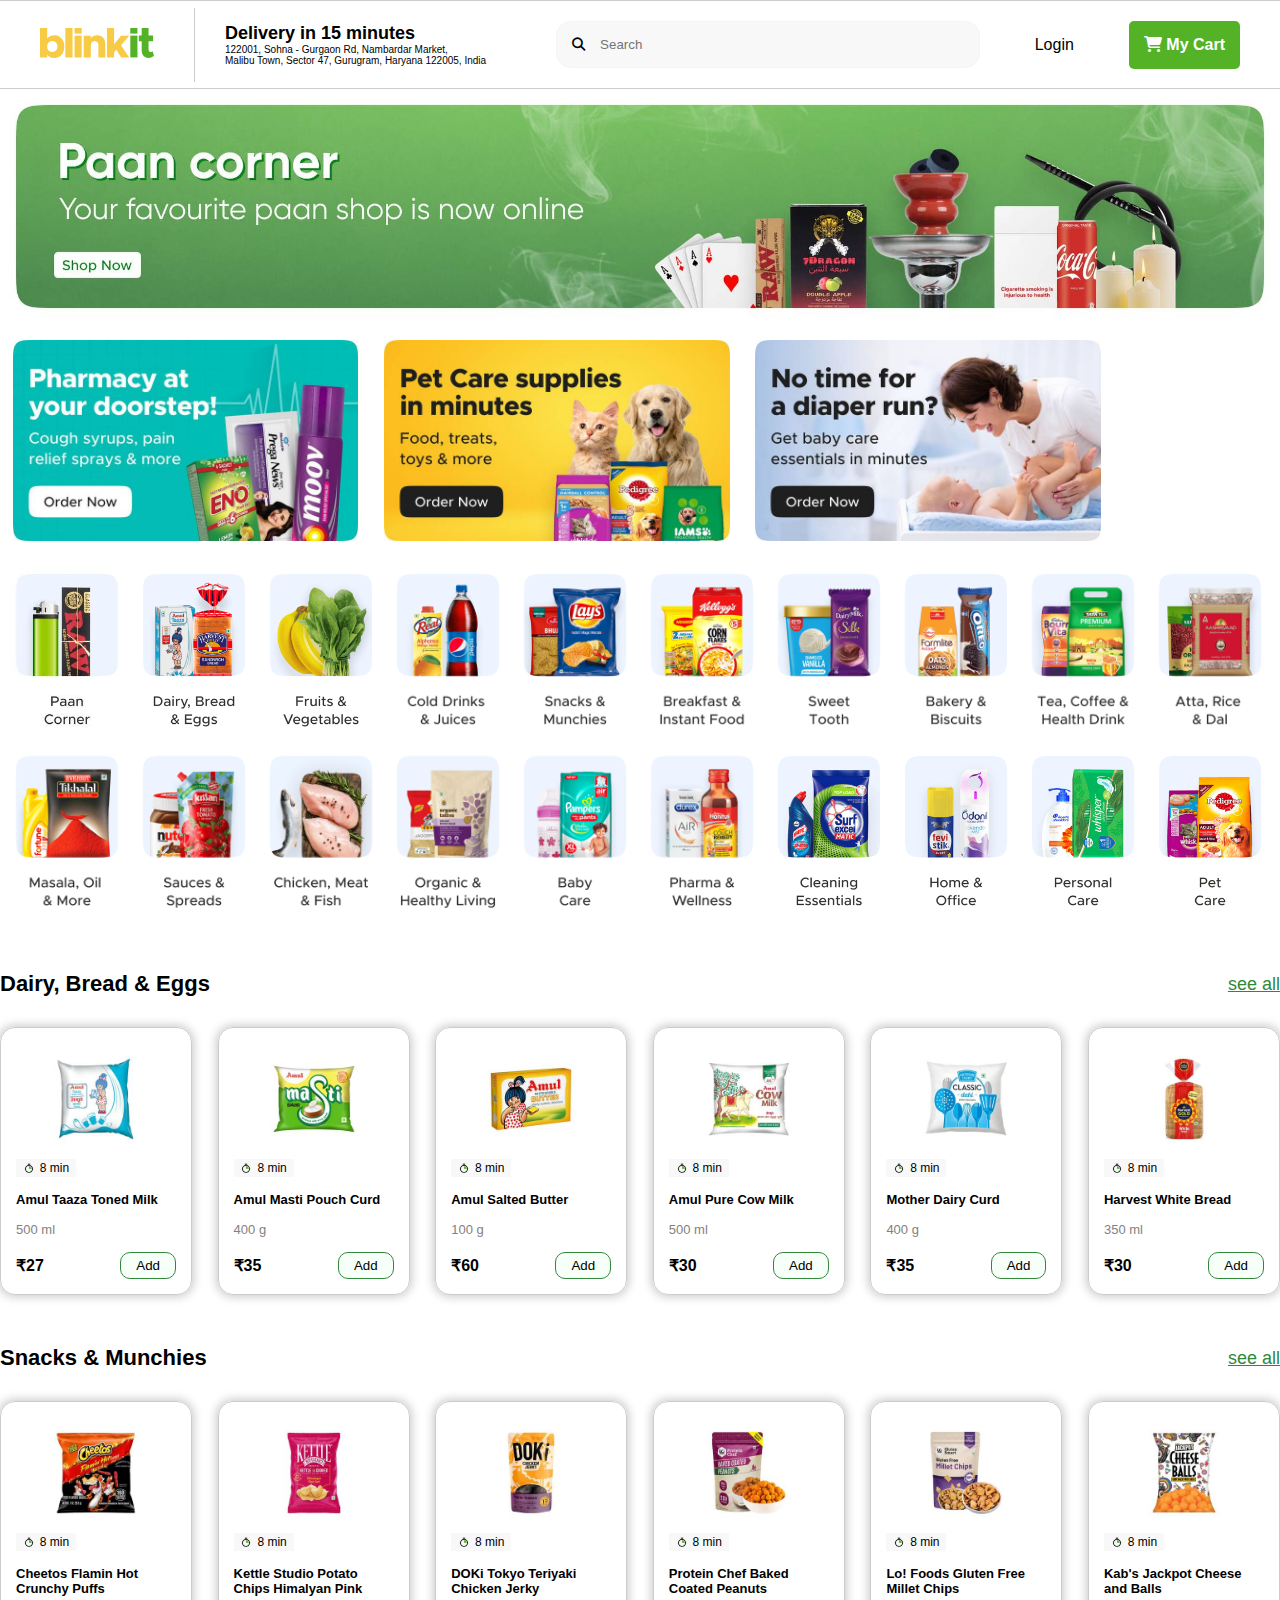
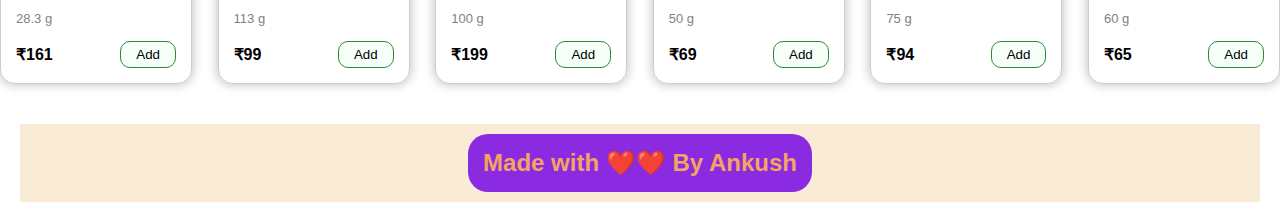
<file: index.html>
<!DOCTYPE html>
<html lang="en">
<head>
    <meta charset="UTF-8">
    <meta name="viewport" content="width=device-width, initial-scale=1.0">
    <title>BlinkIt</title>
    <link rel="icon" type="image/x-icon" href="images/logo2.jpg">
    <!-- linking the font-awsome font through the cdnjs -->
    <link rel="stylesheet" href="https://cdnjs.cloudflare.com/ajax/libs/font-awesome/6.7.2/css/all.min.css">
    <link rel="stylesheet" href="css/style.css">
    <link rel="stylesheet" href="css/media.css">
</head>
<body>
    <!--Header will divided into 3 parts which include the logo +
     address, search-box, login + myCart-->
    <header>
        <!-----------Header Left section ------------>
        <div class="headerLeft">
            <!--Blinit logo through SVG-->
            <div class="logo">
                <a href="#">
                <svg width="134" height="30" viewBox="0 0 114 30" fill="none" xmlns="http://www.w3.org/2000/svg">
                    <path d="M14.3342 7.186C16.2619 7.186 17.9832 7.66644 19.4978 8.62732C21.0262 9.57447 22.2242 10.9197 23.0917 12.663C23.9316 
                    14.3377 24.3516 16.3075 24.3516 18.5724C24.3516 20.7687 23.9316 22.7316 23.0917 24.4612C22.2517 26.1908 21.0675 27.5429 19.5391 
                    28.5175C17.9969 29.5058 16.2619 30 14.3342 30C12.9297 30 11.6078 29.7117 10.3685 29.1352C9.12927 28.5587 8.06901 27.7488 7.18775 
                    26.7056V29.4852H0V0H7.18775V10.4598C8.06901 9.41661 9.12927 8.61359 10.3685 8.05079C11.6078 7.47426 12.9297 7.186 14.3342 7.186ZM12.1861 
                    24.0494C13.2051 24.0494 14.1139 23.8161 14.9125 23.3493C15.7112 22.8826 16.3377 22.2306 16.7921 21.3933C17.2465 20.5697 17.4737 19.6294 
                    17.4737 18.5724C17.4737 17.5429 17.2465 16.6095 16.7921 15.7721C16.3377 14.9348 15.7112 14.2828 14.9125 13.8161C14.1139 13.3493 13.2051 
                    13.116 12.1861 13.116C11.2223 13.116 10.3617 13.3493 9.60432 13.8161C8.84699 14.269 8.2549 14.9073 7.82804 15.731C7.40118 16.5683 7.18775 
                    17.5154 7.18775 18.5724C7.18775 19.6294 7.40118 20.5765 7.82804 21.4139C8.2549 22.2375 8.84699 22.8826 9.60432 23.3493C10.3617 23.8161 
                    11.2223 24.0494 12.1861 24.0494Z" fill="#F8CB46"></path><path d="M25.3356 29.4852V0H32.5233V29.4852H25.3356Z" fill="#F8CB46"></path>
                    <path d="M34.5607 29.4852V7.68016H41.7071V29.4852H34.5607Z" fill="#F8CB46"></path>
                    <path d="M57.2319 7.186C58.7603 7.186 60.1372 7.5429 61.3627 8.25669C62.5882 8.95676 63.5521 9.94509 64.2544 11.2217C64.9291 12.512 65.2664 
                    13.9739 65.2664 15.6074V29.4852H58.4092V17.2135C58.4092 16.4173 58.2508 15.7104 57.9341 15.0927C57.6312 14.4612 57.1974 13.9739 56.6329 
                    13.6307C56.0821 13.2876 55.4349 13.116 54.6914 13.116C53.9891 13.116 53.3419 13.2876 52.7498 13.6307C52.1577 13.9602 51.6965 14.4132 51.366 
                    14.9897C51.0218 15.5388 50.8496 16.1839 50.8496 16.9252L50.8083 29.4852H43.6619V7.68016H50.8083V10.1716C51.483 9.23816 52.3849 8.51064 53.5141 
                    7.98902C54.6432 7.45367 55.8824 7.186 57.2319 7.186Z" fill="#F8CB46"></path><path d="M81.0597 17.2135L89.1769 29.4852H81.0597L76.3091 21.7639L74.1198 
                    24.2965V29.4852H66.932V0H74.1198V16.2869L81.0184 7.68016H89.1356L81.0597 17.2135Z" fill="#F8CB46"></path>
                    <path d="M34.5569 0.00232667H41.7267V5.59207H34.5569V0.00232667Z" fill="#F8CB46"></path><path d="M90.3176 29.4198V7.61479H97.464V29.4198H90.3176Z" 
                    fill="#54B226"></path><path d="M112.575 23.2634L114 27.855C113.353 28.4727 112.534 28.9737 111.542 29.3581C110.564 29.7424 109.607 29.9346 108.671 
                    29.9346C107.322 29.9346 106.117 29.6395 105.057 29.0492C103.996 28.4452 103.17 27.6079 102.578 26.5372C101.986 25.494 101.69 24.2929 101.69 
                    22.9339V13.3183H98.819V7.61479H101.69V0.00241089H108.547V7.61479H113.071V13.3183H108.547V21.6161C108.547 22.3162 108.733 22.8859 109.105 
                    23.3251C109.477 23.7644 109.952 23.984 110.53 23.984C110.943 23.984 111.329 23.9223 111.687 23.7987C112.045 23.6752 112.341 23.4967 112.575 23.2634Z" 
                    fill="#54B226"></path><path d="M90.2609 0.00241089H97.4307V5.59215H90.2609V0.00241089Z" fill="#54B226"></path></svg></a>
            </div>
            <div class="headerAddress">
                <h3>Delivery in 15 minutes</h3>
                <p>122001, Sohna - Gurgaon Rd, Nambardar Market,<br> Malibu Town, Sector 47, Gurugram, Haryana 122005, India</p>
            </div>

            <div class="user">
                <a href="#">
                    <svg width="32" height="32" viewBox="0 0 32 32" fill="none" xmlns="http://www.w3.org/2000/svg"><path fill-rule="evenodd" clip-rule="evenodd" d="M16 5.33317C10.1089 5.33317 5.33329 10.1088 5.33329 15.9998C5.33329 21.8909 10.1089 26.6665 16 26.6665C21.891 26.6665 26.6666 21.8909 26.6666 15.9998C26.6666 10.1088 21.891 5.33317 16 5.33317ZM2.66663 15.9998C2.66663 8.63604 8.63616 2.6665 16 2.6665C23.3638 2.6665 29.3333 8.63604 29.3333 15.9998C29.3333 23.3636 23.3638 29.3332 16 29.3332C8.63616 29.3332 2.66663 23.3636 2.66663 15.9998Z" fill="black"></path><path fill-rule="evenodd" clip-rule="evenodd" d="M16 10.6667C14.5272 10.6667 13.3333 11.8606 13.3333 13.3333C13.3333 14.8061 14.5272 16 16 16C17.4727 16 18.6666 14.8061 18.6666 13.3333C18.6666 11.8606 17.4727 10.6667 16 10.6667ZM10.6666 13.3333C10.6666 10.3878 13.0544 8 16 8C18.9455 8 21.3333 10.3878 21.3333 13.3333C21.3333 16.2789 18.9455 18.6667 16 18.6667C13.0544 18.6667 10.6666 16.2789 10.6666 13.3333Z" fill="black"></path><path fill-rule="evenodd" clip-rule="evenodd" d="M11.2674 23.2783C10.3653 23.6502 9.8256 24.2056 9.46237 25.1467C9.19724 25.8337 8.42539 26.1757 7.73839 25.9106C7.0514 25.6454 6.70941 24.8736 6.97455 24.1866C7.59355 22.5827 8.65364 21.4714 10.2512 20.8129C11.7534 20.1936 13.6722 20 15.9998 20C18.3392 20 20.2689 20.1812 21.775 20.7938C23.3847 21.4487 24.4443 22.5677 25.0551 24.1993C25.3132 24.8889 24.9634 25.6572 24.2737 25.9154C23.5841 26.1735 22.8157 25.8237 22.5576 25.1341C22.199 24.176 21.666 23.6284 20.7702 23.2639C19.7707 22.8573 18.2817 22.6667 15.9998 22.6667C13.7457 22.6667 12.2649 22.8671 11.2674 23.2783Z" fill="black"></path></svg>
                </a>
            </div>
        </div>

        <!-----------Header Middle section ------------>
        <form class="searchBox">
            <button><i class="fa-solid fa-magnifying-glass"></i></button>
            <input type="text" placeholder="Search"/>
        </form>

        <!-----------Header Right section ------------>
        <div class="headerBtn">
            <button>Login</button>
            <button><i class="fa-solid fa-cart-shopping"></i> My Cart</button>
        </div>
    </header>

    <!--Banner section -->
    <section class="bannerSection">
        <img src="images/Group-33704.jpg" alt="">
    </section>

    <!--OrderBanner section -->
    <section class="orderBanner">
        <div class="orderBannerItems">
            <img src="images/pharmacy-WEB.jpg" alt="">
        </div>
        <div class="orderBannerItems">
            <img src="images/Pet-Care_WEB.jpg" alt="">
        </div>
        <div class="orderBannerItems">
            <img src="images/babycare-WEB.jpg" alt="">
        </div>
    </section>

    <!--category section -->
    <section class="categorySection">
        <div class="categoryItems">
            <img src="images/paan-corner_web.jpg" alt="">
        </div>
        <div class="categoryItems">
            <img src="images/Slice-2_10.png" alt="">
        </div>
        <div class="categoryItems">
            <img src="images/Slice-3_9.png" alt="">
        </div>
        <div class="categoryItems">
            <img src="images/Slice-4_9.png" alt="">
        </div>
        <div class="categoryItems">
            <img src="images/Slice-5_4.png" alt="">
        </div>
        <div class="categoryItems">
            <img src="images/Slice-6_5.png" alt="">
        </div>
        <div class="categoryItems">
            <img src="images/Slice-7_3.png" alt="">
        </div>
        <div class="categoryItems">
            <img src="images/Slice-8_4.png" alt="">
        </div>
        <div class="categoryItems">
            <img src="images/Slice-9_3.png" alt="">
        </div>
        <div class="categoryItems">
            <img src="images/Slice-10.png" alt="">
        </div>
        <div class="categoryItems">
            <img src="images/Slice-11.png" alt="">
        </div>
        <div class="categoryItems">
            <img src="images/Slice-12.png" alt="">
        </div>
        <div class="categoryItems">
            <img src="images/Slice-13.png" alt="">
        </div>
        <div class="categoryItems">
            <img src="images/Slice-14.png" alt="">
        </div>
        <div class="categoryItems">
            <img src="images/Slice-15.png" alt="">
        </div>
        <div class="categoryItems">
            <img src="images/Slice-16.png" alt="">
        </div>
        <div class="categoryItems">
            <img src="images/Slice-17.png" alt="">
        </div>
        <div class="categoryItems">
            <img src="images/Slice-18.png" alt="">
        </div>
        <div class="categoryItems">
            <img src="images/Slice-19.png" alt="">
        </div>
        <div class="categoryItems">
            <img src="images/Slice-20.png" alt="">
        </div>
        
    </section> 

    <!--Product section -->

    <section class="productSection">
        <div class="headingRow">
            <h2>Dairy, Bread & Eggs </h2>
            <a href="">see all</a>
        </div>
        <div class="productRow">
            <div class="productItems">
                <div class="productImg">

                    <img width="70%" src="images/5ee4441d-9109-48fa-9343-f5ce82b905a6.jpg" alt="">
                    <p>
                        <img src="images/15-mins.png" width="12px" alt="">
                        8 min
                    </p>
                </div>
                <div class="productContent">
                    <h3>Amul Taaza Toned Milk</h3>
                    <p>500 ml</p>
                    <div class="btn-price-outer">
                        <b>₹27</b>
                        <button>Add</button>
                    </div>
                </div>
            </div>

            <div class="productItems">
                <div class="productImg">

                    <img width="70%" src="images/6ae62ec2-3b13-4fff-b052-2ff3d4ef2d16.jpg" alt="">
                    <p>
                        <img src="images/15-mins.png" width="12px" alt="">
                        8 min
                    </p>

                </div>
                <div class="productContent">
                    <h3>Amul Masti Pouch Curd</h3>
                    <p>400 g</p>
                    <div class="btn-price-outer">
                        <b>₹35</b>
                        <button>Add</button>
                    </div>
                </div>
            </div>

            <div class="productItems">
                <div class="productImg">

                    <img width="70%" src="images/0be0d49a-4dae-408a-8786-afae1dd05cb1.jpg" alt="amul_butter">
                    <p>
                        <img src="images/15-mins.png" width="12px" alt="">
                        8 min
                    </p>

                </div>
                <div class="productContent">
                    <h3>Amul Salted Butter</h3>
                    <p>100 g</p>
                    <div class="btn-price-outer">
                        <b>₹60</b>
                        <button>Add</button>
                    </div>
                </div>
            </div>

            <div class="productItems">
                <div class="productImg">

                    <img width="70%" src="images/89cb3ef5-0003-4100-bcf4-f97092f30997.jpg" alt="cow_milk">
                    <p>
                        <img src="images/15-mins.png" width="12px" alt="">
                        8 min
                    </p>

                </div>
                <div class="productContent">
                    <h3> Amul Pure Cow Milk</h3>
                    <p>500 ml</p>
                    <div class="btn-price-outer">
                        <b>₹30</b>
                        <button>Add</button>
                    </div>
                </div>
            </div>

            <div class="productItems">
                <div class="productImg">

                    <img width="70%" src="images/86446a.jpg" alt="dahi">
                    <p>
                        <img src="images/15-mins.png" width="12px" alt="">
                        8 min
                    </p>

                </div>
                <div class="productContent">
                    <h3>Mother Dairy Curd</h3>
                    <p>400 g</p>
                    <div class="btn-price-outer">
                        <b>₹35</b>
                        <button>Add</button>
                    </div>
                </div>
            </div>

            <div class="productItems">
                <div class="productImg">

                    <img width="70%" src="images/a9b8e4d0-62ae-4a55-b0f7-c07d16a09326.jpg" alt="">
                    <p>
                        <img src="images/15-mins.png" width="12px" alt="">
                        8 min
                    </p>

                </div>
                <div class="productContent">
                    <h3>Harvest White Bread</h3>
                    <p>350 ml</p>
                    <div class="btn-price-outer">
                        <b>₹30</b>
                        <button>Add</button>
                    </div>
                </div>
            </div>
        </div>
        
    </section>


    <!--Product section 2-->

    <section class="productSection">
        <div class="headingRow">
            <h2>Snacks & Munchies </h2>
            <a href="">see all</a>
        </div>
        <div class="productRow">
            <div class="productItems">
                <div class="productImg">

                    <img width="70%" src="images/b3ee7724-3b6c-475e-aa50-1714fe9199be.jpg" alt="">
                    <p>
                        <img src="images/15-mins.png" width="12px" alt="">
                        8 min
                    </p>
                </div>
                <div class="productContent">
                    <h3>Cheetos Flamin Hot Crunchy Puffs</h3>
                    <p>28.3 g</p>
                    <div class="btn-price-outer">
                        <b>₹161 </b>
                        <button>Add</button>
                    </div>
                </div>
            </div>

            <div class="productItems">
                <div class="productImg">

                    <img width="70%" src="images/22.jpg" alt="">
                    <p>
                        <img src="images/15-mins.png" width="12px" alt="">
                        8 min
                    </p>

                </div>
                <div class="productContent">
                    <h3>Kettle Studio Potato Chips Himalyan Pink </h3>
                    <p>113 g</p>
                    <div class="btn-price-outer">
                        <b>₹99</b>
                        <button>Add</button>
                    </div>
                </div>
            </div>

            <div class="productItems">
                <div class="productImg">

                    <img width="70%" src="images/23.jpg" alt="amul_butter">
                    <p>
                        <img src="images/15-mins.png" width="12px" alt="">
                        8 min
                    </p>

                </div>
                <div class="productContent">
                    <h3>DOKi Tokyo Teriyaki Chicken Jerky</h3>
                    <p>100 g</p>
                    <div class="btn-price-outer">
                        <b>₹199</b>
                        <button>Add</button>
                    </div>
                </div>
            </div>

            <div class="productItems">
                <div class="productImg">

                    <img width="70%" src="images/24.jpg" alt="cow_milk">
                    <p>
                        <img src="images/15-mins.png" width="12px" alt="">
                        8 min
                    </p>

                </div>
                <div class="productContent">
                    <h3>Protein Chef Baked Coated Peanuts </h3>
                    <p>50 g</p>
                    <div class="btn-price-outer">
                        <b>₹69 </b>
                        <button>Add</button>
                    </div>
                </div>
            </div>

            <div class="productItems">
                <div class="productImg">

                    <img width="70%" src="images/25.jpg" alt="dahi">
                    <p>
                        <img src="images/15-mins.png" width="12px" alt="">
                        8 min
                    </p>

                </div>
                <div class="productContent">
                    <h3>Lo! Foods Gluten Free Millet Chips</h3>
                    <p>75 g</p>
                    <div class="btn-price-outer">
                        <b>₹94 </b>
                        <button>Add</button>
                    </div>
                </div>
            </div>

            <div class="productItems">
                <div class="productImg">

                    <img width="70%" src="images/26.jpg" alt="">
                    <p>
                        <img src="images/15-mins.png" width="12px" alt="">
                        8 min
                    </p>

                </div>
                <div class="productContent">
                    <h3>Kab's Jackpot Cheese and Balls</h3>
                    <p>60 g</p>
                    <div class="btn-price-outer">
                        <b>₹65</b>
                        <button>Add</button>
                    </div>
                </div>
            </div>
        </div>
        
    </section>

    <!-- Footer Section -->
    <footer class="footer">
        <h2><b>Made with ❤️❤️ By Ankush</b></h2>
    </footer>


</body>
</html>
</file>
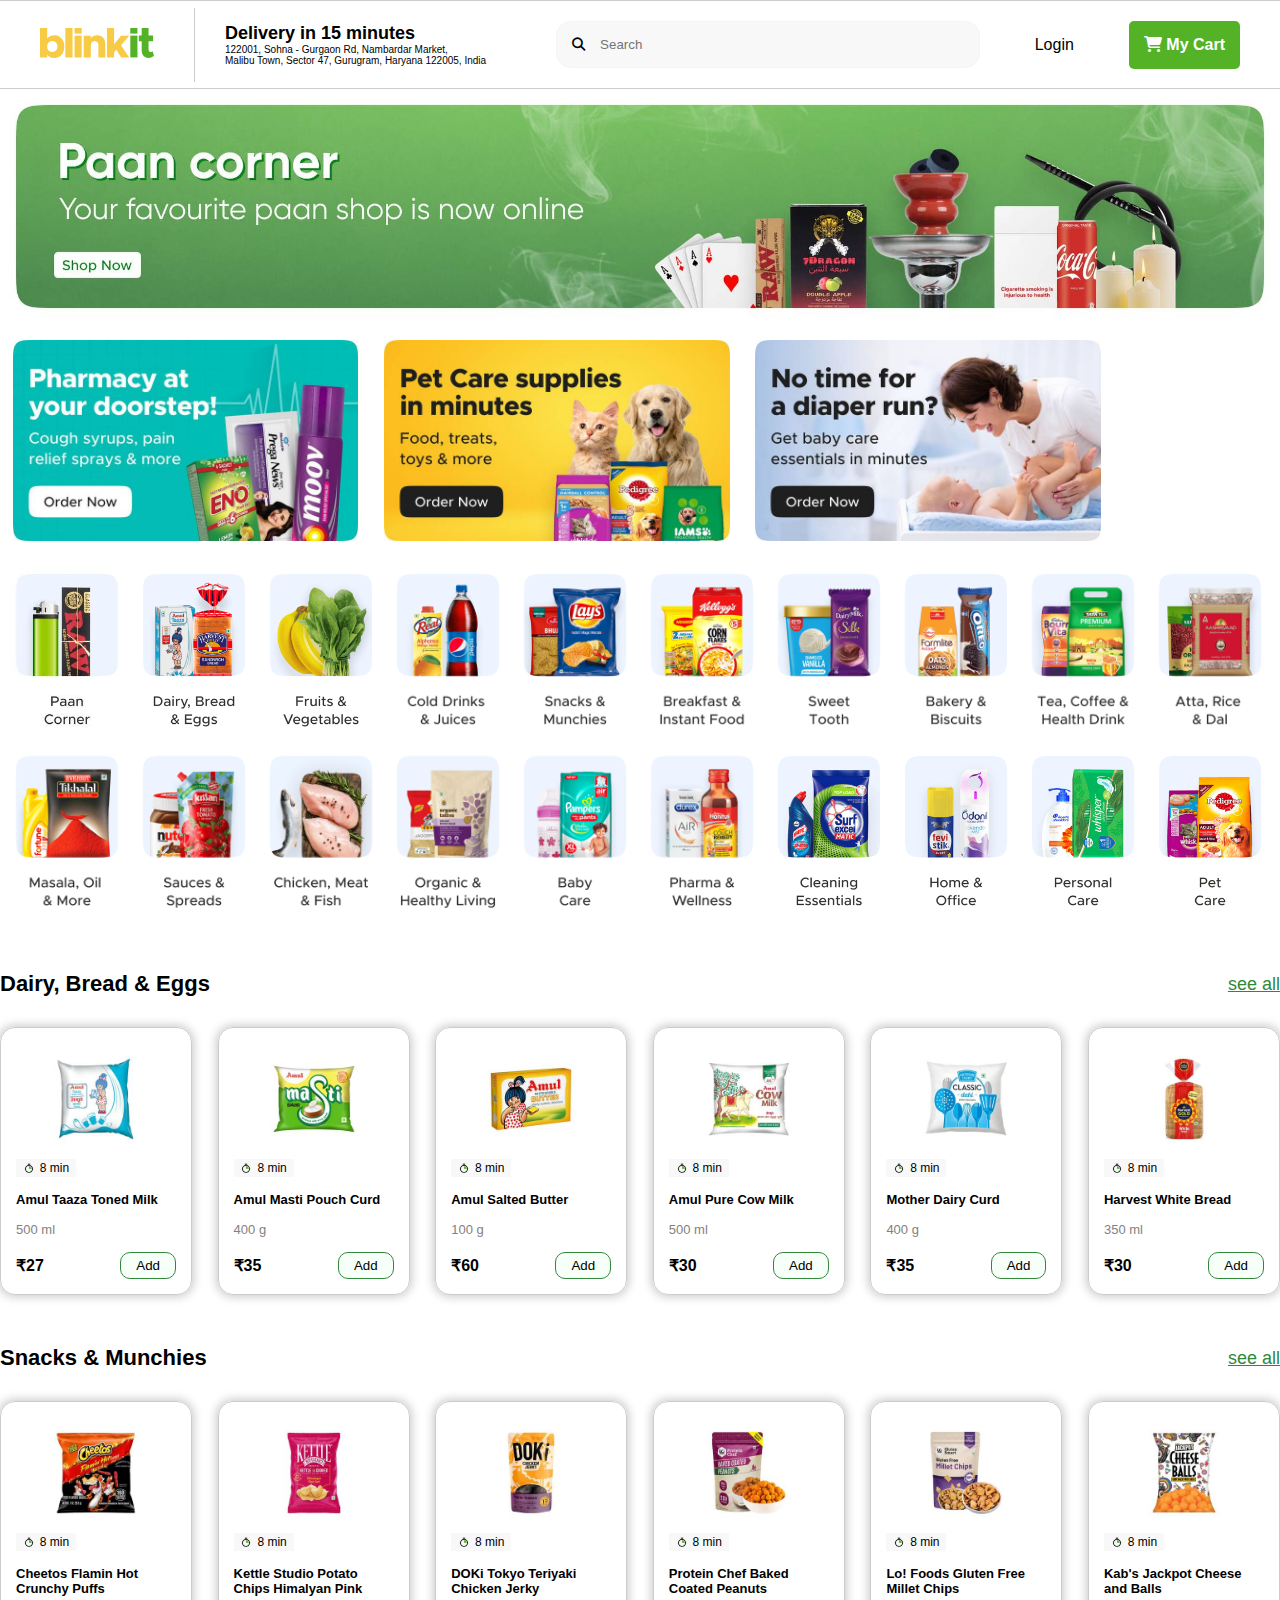
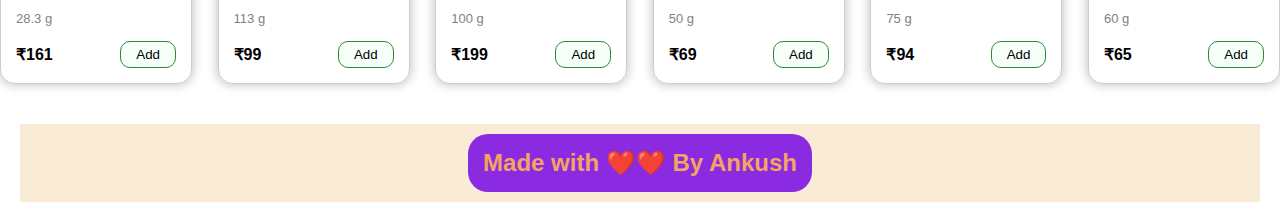
<file: home.html>
<!DOCTYPE html>
<html lang="en">
<head>
    <meta charset="UTF-8">
    <meta name="viewport" content="width=device-width, initial-scale=1.0">
    <title>BlinkIt</title>
    <link rel="icon" type="image/x-icon" href="images/logo2.jpg">
    <!-- linking the font-awsome font through the cdnjs -->
    <link rel="stylesheet" href="https://cdnjs.cloudflare.com/ajax/libs/font-awesome/6.7.2/css/all.min.css">
    <link rel="stylesheet" href="css/style.css">
    <link rel="stylesheet" href="css/media.css">
</head>
<body>
    <!--Header will divided into 3 parts which include the logo +
     address, search-box, login + myCart-->
    <header>
        <!-----------Header Left section ------------>
        <div class="headerLeft">
            <!--Blinit logo through SVG-->
            <div class="logo">
                <a href="#">
                <svg width="134" height="30" viewBox="0 0 114 30" fill="none" xmlns="http://www.w3.org/2000/svg">
                    <path d="M14.3342 7.186C16.2619 7.186 17.9832 7.66644 19.4978 8.62732C21.0262 9.57447 22.2242 10.9197 23.0917 12.663C23.9316 
                    14.3377 24.3516 16.3075 24.3516 18.5724C24.3516 20.7687 23.9316 22.7316 23.0917 24.4612C22.2517 26.1908 21.0675 27.5429 19.5391 
                    28.5175C17.9969 29.5058 16.2619 30 14.3342 30C12.9297 30 11.6078 29.7117 10.3685 29.1352C9.12927 28.5587 8.06901 27.7488 7.18775 
                    26.7056V29.4852H0V0H7.18775V10.4598C8.06901 9.41661 9.12927 8.61359 10.3685 8.05079C11.6078 7.47426 12.9297 7.186 14.3342 7.186ZM12.1861 
                    24.0494C13.2051 24.0494 14.1139 23.8161 14.9125 23.3493C15.7112 22.8826 16.3377 22.2306 16.7921 21.3933C17.2465 20.5697 17.4737 19.6294 
                    17.4737 18.5724C17.4737 17.5429 17.2465 16.6095 16.7921 15.7721C16.3377 14.9348 15.7112 14.2828 14.9125 13.8161C14.1139 13.3493 13.2051 
                    13.116 12.1861 13.116C11.2223 13.116 10.3617 13.3493 9.60432 13.8161C8.84699 14.269 8.2549 14.9073 7.82804 15.731C7.40118 16.5683 7.18775 
                    17.5154 7.18775 18.5724C7.18775 19.6294 7.40118 20.5765 7.82804 21.4139C8.2549 22.2375 8.84699 22.8826 9.60432 23.3493C10.3617 23.8161 
                    11.2223 24.0494 12.1861 24.0494Z" fill="#F8CB46"></path><path d="M25.3356 29.4852V0H32.5233V29.4852H25.3356Z" fill="#F8CB46"></path>
                    <path d="M34.5607 29.4852V7.68016H41.7071V29.4852H34.5607Z" fill="#F8CB46"></path>
                    <path d="M57.2319 7.186C58.7603 7.186 60.1372 7.5429 61.3627 8.25669C62.5882 8.95676 63.5521 9.94509 64.2544 11.2217C64.9291 12.512 65.2664 
                    13.9739 65.2664 15.6074V29.4852H58.4092V17.2135C58.4092 16.4173 58.2508 15.7104 57.9341 15.0927C57.6312 14.4612 57.1974 13.9739 56.6329 
                    13.6307C56.0821 13.2876 55.4349 13.116 54.6914 13.116C53.9891 13.116 53.3419 13.2876 52.7498 13.6307C52.1577 13.9602 51.6965 14.4132 51.366 
                    14.9897C51.0218 15.5388 50.8496 16.1839 50.8496 16.9252L50.8083 29.4852H43.6619V7.68016H50.8083V10.1716C51.483 9.23816 52.3849 8.51064 53.5141 
                    7.98902C54.6432 7.45367 55.8824 7.186 57.2319 7.186Z" fill="#F8CB46"></path><path d="M81.0597 17.2135L89.1769 29.4852H81.0597L76.3091 21.7639L74.1198 
                    24.2965V29.4852H66.932V0H74.1198V16.2869L81.0184 7.68016H89.1356L81.0597 17.2135Z" fill="#F8CB46"></path>
                    <path d="M34.5569 0.00232667H41.7267V5.59207H34.5569V0.00232667Z" fill="#F8CB46"></path><path d="M90.3176 29.4198V7.61479H97.464V29.4198H90.3176Z" 
                    fill="#54B226"></path><path d="M112.575 23.2634L114 27.855C113.353 28.4727 112.534 28.9737 111.542 29.3581C110.564 29.7424 109.607 29.9346 108.671 
                    29.9346C107.322 29.9346 106.117 29.6395 105.057 29.0492C103.996 28.4452 103.17 27.6079 102.578 26.5372C101.986 25.494 101.69 24.2929 101.69 
                    22.9339V13.3183H98.819V7.61479H101.69V0.00241089H108.547V7.61479H113.071V13.3183H108.547V21.6161C108.547 22.3162 108.733 22.8859 109.105 
                    23.3251C109.477 23.7644 109.952 23.984 110.53 23.984C110.943 23.984 111.329 23.9223 111.687 23.7987C112.045 23.6752 112.341 23.4967 112.575 23.2634Z" 
                    fill="#54B226"></path><path d="M90.2609 0.00241089H97.4307V5.59215H90.2609V0.00241089Z" fill="#54B226"></path></svg></a>
            </div>
            <div class="headerAddress">
                <h3>Delivery in 15 minutes</h3>
                <p>122001, Sohna - Gurgaon Rd, Nambardar Market,<br> Malibu Town, Sector 47, Gurugram, Haryana 122005, India</p>
            </div>

            <div class="user">
                <a href="#">
                    <svg width="32" height="32" viewBox="0 0 32 32" fill="none" xmlns="http://www.w3.org/2000/svg"><path fill-rule="evenodd" clip-rule="evenodd" d="M16 5.33317C10.1089 5.33317 5.33329 10.1088 5.33329 15.9998C5.33329 21.8909 10.1089 26.6665 16 26.6665C21.891 26.6665 26.6666 21.8909 26.6666 15.9998C26.6666 10.1088 21.891 5.33317 16 5.33317ZM2.66663 15.9998C2.66663 8.63604 8.63616 2.6665 16 2.6665C23.3638 2.6665 29.3333 8.63604 29.3333 15.9998C29.3333 23.3636 23.3638 29.3332 16 29.3332C8.63616 29.3332 2.66663 23.3636 2.66663 15.9998Z" fill="black"></path><path fill-rule="evenodd" clip-rule="evenodd" d="M16 10.6667C14.5272 10.6667 13.3333 11.8606 13.3333 13.3333C13.3333 14.8061 14.5272 16 16 16C17.4727 16 18.6666 14.8061 18.6666 13.3333C18.6666 11.8606 17.4727 10.6667 16 10.6667ZM10.6666 13.3333C10.6666 10.3878 13.0544 8 16 8C18.9455 8 21.3333 10.3878 21.3333 13.3333C21.3333 16.2789 18.9455 18.6667 16 18.6667C13.0544 18.6667 10.6666 16.2789 10.6666 13.3333Z" fill="black"></path><path fill-rule="evenodd" clip-rule="evenodd" d="M11.2674 23.2783C10.3653 23.6502 9.8256 24.2056 9.46237 25.1467C9.19724 25.8337 8.42539 26.1757 7.73839 25.9106C7.0514 25.6454 6.70941 24.8736 6.97455 24.1866C7.59355 22.5827 8.65364 21.4714 10.2512 20.8129C11.7534 20.1936 13.6722 20 15.9998 20C18.3392 20 20.2689 20.1812 21.775 20.7938C23.3847 21.4487 24.4443 22.5677 25.0551 24.1993C25.3132 24.8889 24.9634 25.6572 24.2737 25.9154C23.5841 26.1735 22.8157 25.8237 22.5576 25.1341C22.199 24.176 21.666 23.6284 20.7702 23.2639C19.7707 22.8573 18.2817 22.6667 15.9998 22.6667C13.7457 22.6667 12.2649 22.8671 11.2674 23.2783Z" fill="black"></path></svg>
                </a>
            </div>
        </div>

        <!-----------Header Middle section ------------>
        <form class="searchBox">
            <button><i class="fa-solid fa-magnifying-glass"></i></button>
            <input type="text" placeholder="Search"/>
        </form>

        <!-----------Header Right section ------------>
        <div class="headerBtn">
            <button>Login</button>
            <button><i class="fa-solid fa-cart-shopping"></i> My Cart</button>
        </div>
    </header>

    <!--Banner section -->
    <section class="bannerSection">
        <img src="images/Group-33704.jpg" alt="">
    </section>

    <!--OrderBanner section -->
    <section class="orderBanner">
        <div class="orderBannerItems">
            <img src="images/pharmacy-WEB.jpg" alt="">
        </div>
        <div class="orderBannerItems">
            <img src="images/Pet-Care_WEB.jpg" alt="">
        </div>
        <div class="orderBannerItems">
            <img src="images/babycare-WEB.jpg" alt="">
        </div>
    </section>

    <!--category section -->
    <section class="categorySection">
        <div class="categoryItems">
            <img src="images/paan-corner_web.jpg" alt="">
        </div>
        <div class="categoryItems">
            <img src="images/Slice-2_10.png" alt="">
        </div>
        <div class="categoryItems">
            <img src="images/Slice-3_9.png" alt="">
        </div>
        <div class="categoryItems">
            <img src="images/Slice-4_9.png" alt="">
        </div>
        <div class="categoryItems">
            <img src="images/Slice-5_4.png" alt="">
        </div>
        <div class="categoryItems">
            <img src="images/Slice-6_5.png" alt="">
        </div>
        <div class="categoryItems">
            <img src="images/Slice-7_3.png" alt="">
        </div>
        <div class="categoryItems">
            <img src="images/Slice-8_4.png" alt="">
        </div>
        <div class="categoryItems">
            <img src="images/Slice-9_3.png" alt="">
        </div>
        <div class="categoryItems">
            <img src="images/Slice-10.png" alt="">
        </div>
        <div class="categoryItems">
            <img src="images/Slice-11.png" alt="">
        </div>
        <div class="categoryItems">
            <img src="images/Slice-12.png" alt="">
        </div>
        <div class="categoryItems">
            <img src="images/Slice-13.png" alt="">
        </div>
        <div class="categoryItems">
            <img src="images/Slice-14.png" alt="">
        </div>
        <div class="categoryItems">
            <img src="images/Slice-15.png" alt="">
        </div>
        <div class="categoryItems">
            <img src="images/Slice-16.png" alt="">
        </div>
        <div class="categoryItems">
            <img src="images/Slice-17.png" alt="">
        </div>
        <div class="categoryItems">
            <img src="images/Slice-18.png" alt="">
        </div>
        <div class="categoryItems">
            <img src="images/Slice-19.png" alt="">
        </div>
        <div class="categoryItems">
            <img src="images/Slice-20.png" alt="">
        </div>
        
    </section> 

    <!--Product section -->

    <section class="productSection">
        <div class="headingRow">
            <h2>Dairy, Bread & Eggs </h2>
            <a href="">see all</a>
        </div>
        <div class="productRow">
            <div class="productItems">
                <div class="productImg">

                    <img width="70%" src="images/5ee4441d-9109-48fa-9343-f5ce82b905a6.jpg" alt="">
                    <p>
                        <img src="images/15-mins.png" width="12px" alt="">
                        8 min
                    </p>
                </div>
                <div class="productContent">
                    <h3>Amul Taaza Toned Milk</h3>
                    <p>500 ml</p>
                    <div class="btn-price-outer">
                        <b>₹27</b>
                        <button>Add</button>
                    </div>
                </div>
            </div>

            <div class="productItems">
                <div class="productImg">

                    <img width="70%" src="images/6ae62ec2-3b13-4fff-b052-2ff3d4ef2d16.jpg" alt="">
                    <p>
                        <img src="images/15-mins.png" width="12px" alt="">
                        8 min
                    </p>

                </div>
                <div class="productContent">
                    <h3>Amul Masti Pouch Curd</h3>
                    <p>400 g</p>
                    <div class="btn-price-outer">
                        <b>₹35</b>
                        <button>Add</button>
                    </div>
                </div>
            </div>

            <div class="productItems">
                <div class="productImg">

                    <img width="70%" src="images/0be0d49a-4dae-408a-8786-afae1dd05cb1.jpg" alt="amul_butter">
                    <p>
                        <img src="images/15-mins.png" width="12px" alt="">
                        8 min
                    </p>

                </div>
                <div class="productContent">
                    <h3>Amul Salted Butter</h3>
                    <p>100 g</p>
                    <div class="btn-price-outer">
                        <b>₹60</b>
                        <button>Add</button>
                    </div>
                </div>
            </div>

            <div class="productItems">
                <div class="productImg">

                    <img width="70%" src="images/89cb3ef5-0003-4100-bcf4-f97092f30997.jpg" alt="cow_milk">
                    <p>
                        <img src="images/15-mins.png" width="12px" alt="">
                        8 min
                    </p>

                </div>
                <div class="productContent">
                    <h3> Amul Pure Cow Milk</h3>
                    <p>500 ml</p>
                    <div class="btn-price-outer">
                        <b>₹30</b>
                        <button>Add</button>
                    </div>
                </div>
            </div>

            <div class="productItems">
                <div class="productImg">

                    <img width="70%" src="images/86446a.jpg" alt="dahi">
                    <p>
                        <img src="images/15-mins.png" width="12px" alt="">
                        8 min
                    </p>

                </div>
                <div class="productContent">
                    <h3>Mother Dairy Curd</h3>
                    <p>400 g</p>
                    <div class="btn-price-outer">
                        <b>₹35</b>
                        <button>Add</button>
                    </div>
                </div>
            </div>

            <div class="productItems">
                <div class="productImg">

                    <img width="70%" src="images/a9b8e4d0-62ae-4a55-b0f7-c07d16a09326.jpg" alt="">
                    <p>
                        <img src="images/15-mins.png" width="12px" alt="">
                        8 min
                    </p>

                </div>
                <div class="productContent">
                    <h3>Harvest White Bread</h3>
                    <p>350 ml</p>
                    <div class="btn-price-outer">
                        <b>₹30</b>
                        <button>Add</button>
                    </div>
                </div>
            </div>
        </div>
        
    </section>


    <!--Product section 2-->

    <section class="productSection">
        <div class="headingRow">
            <h2>Snacks & Munchies </h2>
            <a href="">see all</a>
        </div>
        <div class="productRow">
            <div class="productItems">
                <div class="productImg">

                    <img width="70%" src="images/b3ee7724-3b6c-475e-aa50-1714fe9199be.jpg" alt="">
                    <p>
                        <img src="images/15-mins.png" width="12px" alt="">
                        8 min
                    </p>
                </div>
                <div class="productContent">
                    <h3>Cheetos Flamin Hot Crunchy Puffs</h3>
                    <p>28.3 g</p>
                    <div class="btn-price-outer">
                        <b>₹161 </b>
                        <button>Add</button>
                    </div>
                </div>
            </div>

            <div class="productItems">
                <div class="productImg">

                    <img width="70%" src="images/22.jpg" alt="">
                    <p>
                        <img src="images/15-mins.png" width="12px" alt="">
                        8 min
                    </p>

                </div>
                <div class="productContent">
                    <h3>Kettle Studio Potato Chips Himalyan Pink </h3>
                    <p>113 g</p>
                    <div class="btn-price-outer">
                        <b>₹99</b>
                        <button>Add</button>
                    </div>
                </div>
            </div>

            <div class="productItems">
                <div class="productImg">

                    <img width="70%" src="images/23.jpg" alt="amul_butter">
                    <p>
                        <img src="images/15-mins.png" width="12px" alt="">
                        8 min
                    </p>

                </div>
                <div class="productContent">
                    <h3>DOKi Tokyo Teriyaki Chicken Jerky</h3>
                    <p>100 g</p>
                    <div class="btn-price-outer">
                        <b>₹199</b>
                        <button>Add</button>
                    </div>
                </div>
            </div>

            <div class="productItems">
                <div class="productImg">

                    <img width="70%" src="images/24.jpg" alt="cow_milk">
                    <p>
                        <img src="images/15-mins.png" width="12px" alt="">
                        8 min
                    </p>

                </div>
                <div class="productContent">
                    <h3>Protein Chef Baked Coated Peanuts </h3>
                    <p>50 g</p>
                    <div class="btn-price-outer">
                        <b>₹69 </b>
                        <button>Add</button>
                    </div>
                </div>
            </div>

            <div class="productItems">
                <div class="productImg">

                    <img width="70%" src="images/25.jpg" alt="dahi">
                    <p>
                        <img src="images/15-mins.png" width="12px" alt="">
                        8 min
                    </p>

                </div>
                <div class="productContent">
                    <h3>Lo! Foods Gluten Free Millet Chips</h3>
                    <p>75 g</p>
                    <div class="btn-price-outer">
                        <b>₹94 </b>
                        <button>Add</button>
                    </div>
                </div>
            </div>

            <div class="productItems">
                <div class="productImg">

                    <img width="70%" src="images/26.jpg" alt="">
                    <p>
                        <img src="images/15-mins.png" width="12px" alt="">
                        8 min
                    </p>

                </div>
                <div class="productContent">
                    <h3>Kab's Jackpot Cheese and Balls</h3>
                    <p>60 g</p>
                    <div class="btn-price-outer">
                        <b>₹65</b>
                        <button>Add</button>
                    </div>
                </div>
            </div>
        </div>
        
    </section>

    <!-- Footer Section -->
    <footer class="footer">
        <h2><b>Made with ❤️❤️ By Ankush</b></h2>
    </footer>


</body>
</html>
</file>
<file: css/style.css>
*{
    margin: 0px;
    padding: 0px;
    font-family: sans-serif;
    box-sizing: border-box; /* in this the border will include from the inside the box*/
}
/*----------header section-------------*/
header{
    display: flex;
    align-items: center; /* it center child height to center but the direction should be row */
    border-top: 1px solid #ccc;
    border-bottom: 1px solid #ccc;
    gap: 40px;
}

/*----------Header left section-------------*/
.headerLeft{
    display: flex; /* it will align the logo and address in 1 line*/
    align-items: center; /* it will align the both through center */
}
.logo{
    padding: 20px 30px;
    border-right: 1px solid #ccc;
}
.headerAddress{
    padding: 22px 30px;
}
.headerAddress h3{
    font-size: 18px;
}
.headerAddress p{
    font-size: 10px;
}

.user{
        display: none;
    }

/*----------Header middle section-------------*/
.searchBox{
    flex-grow: 1; /* it is used to strech the box to the remaining space*/
    background-color: #f8f8f8;
    display: flex;
    border: 1px solid #f4f4f4;
    border-radius: 15px;
}

.searchBox button{
    padding: 15px;
    background-color: transparent;
    border: none;
    
}
.searchBox input{
    flex-grow: 1;
    background-color: transparent;
    border: none;
}
.searchBox input:focus{
    outline: none;
}

/*----------Header Right section-------------*/

.headerBtn{
    display: flex;
    margin-right: 40px;
    gap: 40px;
}

.headerBtn button{
    font-size: 16px;
    padding: 15px;
    background-color: transparent;
    border: none;

}
.headerBtn button:last-child{
    color: white;
    border-radius: 5px;
    font-weight: bold;
    background-color: #54b226;
}

/*----------Banner section-------------*/

.bannerSection{
    max-width: 1280px;
    margin: auto;
}

.bannerSection img{
    width: 100%;
}

/*----------OrderBanner section-------------*/

.orderBanner{
    display: flex;
    max-width: 1280px;
    margin: auto;
}
.orderBannerItems{
    flex-basis: 27%; /*it will divide the gap in 28%28%28% of the whole gap*/
    margin: 1%;
}

.orderBannerItems img{
    width: 100%;
}

/*----------category section-------------*/

.categorySection{
    max-width: 1280px;
    display: flex;
    flex-wrap: wrap;
    margin: auto;
}

.categoryItems{
    flex-basis: 10%;
}

.categoryItems img{
    width: 100%;
}

/*----------product section-------------*/

.productSection{
    max-width: 1280px;
    margin: auto;
    padding: 30px 0px 0px 0px;

}

/*----------product  heading section-------------*/

.headingRow{
    display: flex;
    justify-content: space-between;
    align-items: center;
}
.headingRow h2{
    font-size: 22px;
}

.headingRow a{
    color: #328839;
    font-size: 18px;
}

/*----------product ROW section-------------*/

.productRow{
    width: 100%;
    margin: 30px 0px 0px 0px;
    display: flex;
    flex-wrap: wrap;
    gap: 2%;

}

/*----------product-Items section-------------*/

.productItems{
    flex-basis: 15%;
    border-radius: 15px;
    box-shadow: 0px 0px 10px 2px #ccc;
    border: 1px solid #ccc;
    margin-bottom:20px;
    
}

.productImg{
    text-align: center;
    padding: 15px;
}

.productImg p{
    background-color: #f8f8f8;
    display: flex;
    width: 60px;
    gap: 5px;
    justify-content: center;
    padding: 2px;
    align-items: center;
    font-size: 12px;
    text-align: left;
}

.productContent{
    padding: 15px;
    padding-top: 0px;
}

.productContent h3{
    margin-bottom: 15px;
    font-size: 13px;
}

.productContent p{
    font-size: 13px;
    color: #848080;
}

.btn-price-outer{
    display: flex;
    margin-top: 15px;
    justify-content: space-between;
    align-items: center;
}

.btn-price-outer button{
    background-color: #f7fff9;
    border: 1px solid #328839;
    border-radius: 10px;
    padding: 5px 15px; 
}

/*-------- Footer section--------------  */
.footer{
    background-color: antiquewhite;
    margin: 20px;
    text-align: center;
    color: brown;
    display: flex;
    justify-content: center;
    padding: 10px;

}

.footer h2{
    color: sandybrown;
    background-color: blueviolet;
    padding: 15px;
    border-radius: 20px;
}
</file>
<file: css/media.css>
/*this is for making responsive for the mobile */
@media only screen and (min-width:200px) and (max-width:575px) {
    /*---------------Header section----------*/
    header{
        flex-direction: column; /* this to display as column*/
        align-items: stretch;
        padding: 10px;
        gap: 15px;
    }
    /*---------------Header left section----------*/
    .headerLeft{
        justify-content: center; /* it will fix the logo and address to the center on mobile screen*/
    }
    .logo{
        padding: 10px;
    }
    .headerAddress{
        padding: 10px;
    }
    .headerAddress h3{
        font-size: 15px;
    }
    .headerAddress p{
        font-size: 12px;
    }
    .user{
        display: none;
    }
    /*---------------Header Middle section----------*/
    .searchBox button{
        padding: 10px;
    }

    /*---------------Header Right section----------*/
    .headerBtn{
        position: fixed;
        width: 100%;
        background-color: white;
        margin-right: 0px;
        justify-content: center;
        bottom: 0px;
    }
/*---------------Banner section----------*/
    .bannerSection{
        display: none;
    }

    /*---------------OrderBanner section----------*/
    .orderBanner{
        padding: 10px;
        flex-direction: column;
    }

    /*---------------category section----------*/

    .categoryItems{
        flex-basis: 25%;
    }

    /*---------------Product section----------*/

    .headingRow h2{
        font-size: 22px;
    }

    .headingRow a{
        color: #328832;
        font-size: 18px;
    }

    .productSection{
        padding: 30px 10px;

    }
    .productItems{
        flex-basis: 49%;
    }
    /*---------------Footer section----------*/

    .footer{
        margin-bottom: 100px;
        padding: 10px;
        
    }

    .footer h2{
    color: rgb(213, 228, 12);
    background-color: rgb(226, 131, 43);
    padding: 15px;
    border-radius: 20px;}
}

@media only screen and (min-width:576px) and (max-width:991px){
    /*---------------Header section----------*/
    header{
        flex-direction: column; /* this to display as column*/
        align-items: stretch;
        padding: 10px;
        gap: 15px;
    }

    .logo{
        display: none;
    }
    .headerAddress{
        margin-left: -20px;
    }
    .headerAddress br{
        display: none;
    }

    .user{
        display: block;
        justify-content: end;
        margin-left: 40%;

    }

    /*---------------Header Right section----------*/
    .headerBtn{
        position: fixed;
        width: 100%;
        background-color: white;
        margin-right: 0px;
        justify-content: center;
        bottom: 0px;
    }

    /*---------------Banner section----------*/
    .bannerSection{
        display: none;
    }

    /*---------------OrderBanner section----------*/
    .orderBanner{
        display: none;
    }

    /*---------------category section----------*/

    .categoryItems{
        flex-basis: 25%;
    }

    /*---------------Product section----------*/

    .headingRow h2{
        font-size: 28px;
    }

    .headingRow a{
        color: #328832;
        font-size: 25px;
    }

    .productSection{
        padding: 30px 10px;

    }
    .productItems{
        flex-basis: 32%;
    }

    /*---------------Footer section----------*/

    .footer{
        margin-bottom: 100px;
        padding: 10px;
        
    }

    .footer h2{
    color: rgb(213, 228, 12);
    background-color: rgb(43, 168, 226);
    padding: 15px;
    border-radius: 20px;}
}
</file>
